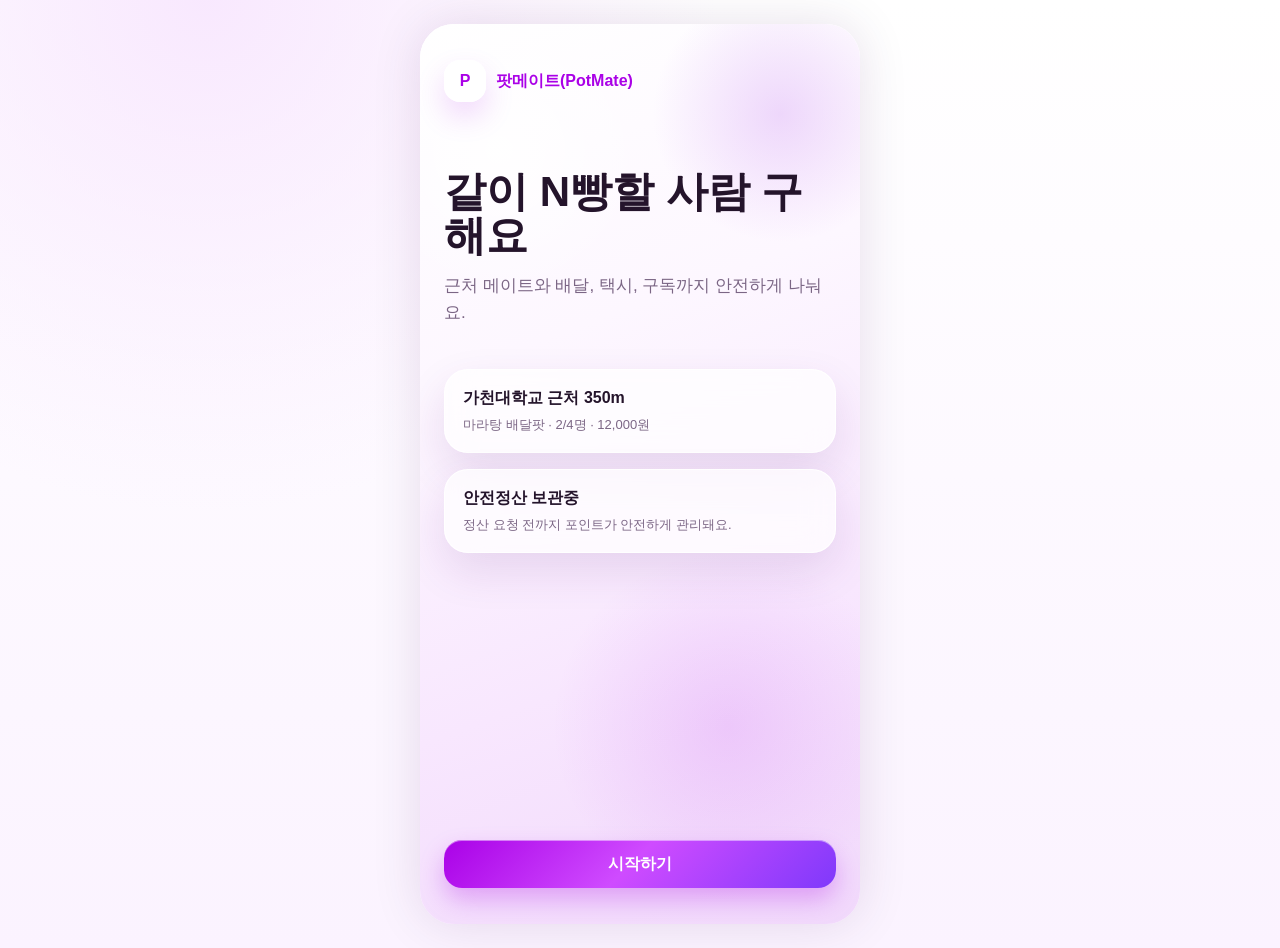
<file: index.html>
<!DOCTYPE html>
<html lang="ko">
<head>
  <meta charset="UTF-8">
  <meta name="viewport" content="width=device-width, initial-scale=1.0">
  <title>팟메이트(PotMate)</title>
  <link rel="stylesheet" href="./css/style.css">
</head>
<body>
  <main id="app" class="mobile-shell" aria-live="polite"></main>
  <div id="toast" class="toast" role="status" aria-live="polite"></div>

  <script src="./js/potmate-data.js"></script>
  <script src="./js/potmate-core.js"></script>
  <script src="./js/app.js"></script>
</body>
</html>
</file>
<file: css/style.css>
:root {
  --color-main: #AA01E7;
  --color-soft: #F8E7FE;
  --color-ink: #24142B;
  --color-muted: #7B6685;
  --color-line: #EFD8F8;
  --color-card: rgba(255, 255, 255, 0.88);
  --gradient-main: linear-gradient(135deg, #AA01E7 0%, #CF4BFF 48%, #7F39FB 100%);
  --gradient-soft: linear-gradient(145deg, #FFFFFF 0%, #F8E7FE 100%);
  --gradient-onboarding: linear-gradient(160deg, #FFFFFF 0%, #FDF7FF 34%, #F8E7FE 68%, #F1D8FB 100%);
  --shadow-card: 0 18px 42px rgba(91, 17, 125, 0.16);
  --shadow-button: 0 12px 24px rgba(170, 1, 231, 0.28), inset 0 1px 0 rgba(255, 255, 255, 0.45);
  font-family: Inter, Pretendard, -apple-system, BlinkMacSystemFont, "Segoe UI", sans-serif;
}

* {
  box-sizing: border-box;
}

body {
  min-height: 100vh;
  margin: 0;
  color: var(--color-ink);
  background:
    radial-gradient(circle at 16% 0%, rgba(248, 231, 254, 0.95), transparent 32rem),
    linear-gradient(180deg, #fff 0%, #fbf3ff 100%);
}

button,
input,
select,
textarea {
  font: inherit;
}

button {
  border: 0;
  cursor: pointer;
}

.mobile-shell {
  position: relative;
  width: min(100%, 440px);
  min-height: 100vh;
  margin: 0 auto;
  overflow: hidden;
  background: linear-gradient(180deg, #fff 0%, #fdf8ff 48%, #f8edff 100%);
  box-shadow: 0 0 50px rgba(58, 19, 84, 0.12);
}

.screen {
  min-height: 100vh;
  padding: 22px 18px 96px;
}

.onboarding-screen {
  display: flex;
  min-height: 100vh;
  flex-direction: column;
  justify-content: space-between;
  padding: 36px 24px;
  color: var(--color-ink);
  background:
    radial-gradient(circle at 18% 14%, rgba(255, 255, 255, 0.92), transparent 9rem),
    radial-gradient(circle at 82% 10%, rgba(222, 180, 247, 0.5), transparent 8rem),
    radial-gradient(circle at 70% 78%, rgba(170, 1, 231, 0.12), transparent 11rem),
    var(--gradient-onboarding);
}

.brand-mark {
  display: inline-flex;
  align-items: center;
  gap: 10px;
  font-weight: 900;
  letter-spacing: 0;
  color: var(--color-main);
}

.brand-icon {
  display: grid;
  width: 42px;
  height: 42px;
  place-items: center;
  border-radius: 16px;
  color: var(--color-main);
  background: rgba(255, 255, 255, 0.96);
  box-shadow: inset 0 1px 0 #fff, 0 14px 30px rgba(170, 1, 231, 0.16);
}

.onboarding-hero h1 {
  margin: 68px 0 14px;
  font-size: 42px;
  line-height: 1.05;
}

.onboarding-hero p {
  margin: 0;
  color: var(--color-muted);
  font-size: 17px;
  line-height: 1.6;
}

.floating-preview {
  display: grid;
  gap: 16px;
  margin-top: 42px;
}

.preview-card {
  padding: 18px;
  border: 1px solid rgba(255, 255, 255, 0.92);
  border-radius: 24px;
  background: rgba(255, 255, 255, 0.72);
  box-shadow: 0 18px 44px rgba(92, 24, 126, 0.12);
  backdrop-filter: blur(16px);
}

.preview-card strong {
  display: block;
  margin-bottom: 6px;
}

.preview-card span {
  color: var(--color-muted);
  font-size: 13px;
}

.gradient-button,
.secondary-button,
.ghost-button,
.danger-button {
  display: inline-flex;
  min-height: 48px;
  align-items: center;
  justify-content: center;
  gap: 8px;
  padding: 0 18px;
  border-radius: 18px;
  font-weight: 800;
}

.gradient-button {
  color: #fff;
  background: var(--gradient-main);
  box-shadow: var(--shadow-button);
}

.secondary-button {
  color: var(--color-main);
  background: #fff;
  box-shadow: inset 0 0 0 1px var(--color-line), 0 12px 26px rgba(80, 17, 110, 0.1);
}

.ghost-button {
  min-height: 38px;
  color: var(--color-main);
  background: var(--color-soft);
}

.danger-button {
  color: #B4234B;
  background: #FFE9F0;
}

.full-button {
  width: 100%;
}

.topbar {
  display: flex;
  align-items: center;
  justify-content: space-between;
  margin-bottom: 18px;
}

.location-pill,
.status-pill,
.category-badge {
  display: inline-flex;
  align-items: center;
  gap: 6px;
  border-radius: 999px;
  font-size: 12px;
  font-weight: 800;
}

.location-pill {
  padding: 9px 12px;
  color: var(--color-main);
  background: var(--color-soft);
}

.status-pill {
  padding: 7px 10px;
  color: #6D22BC;
  background: #F1DDFF;
}

.category-badge {
  padding: 6px 9px;
  color: #fff;
  background: var(--gradient-main);
}

.hero-copy h1,
.page-title h1 {
  margin: 0;
  font-size: 28px;
  line-height: 1.18;
}

.hero-copy p,
.page-title p {
  margin: 8px 0 0;
  color: var(--color-muted);
  line-height: 1.5;
}

.search-box {
  position: relative;
  margin: 20px 0 14px;
}

.search-box input,
.form-field input,
.form-field select,
.form-field textarea {
  width: 100%;
  border: 1px solid var(--color-line);
  border-radius: 18px;
  outline: none;
  color: var(--color-ink);
  background: rgba(255, 255, 255, 0.9);
  box-shadow: inset 0 1px 0 #fff, 0 10px 22px rgba(80, 17, 110, 0.08);
}

.search-box input {
  height: 52px;
  padding: 0 18px;
}

.category-tabs {
  display: flex;
  gap: 8px;
  overflow-x: auto;
  padding: 2px 0 12px;
  scrollbar-width: none;
}

.category-tabs button {
  flex: 0 0 auto;
  min-height: 38px;
  padding: 0 14px;
  border-radius: 999px;
  color: var(--color-muted);
  background: #fff;
  box-shadow: inset 0 0 0 1px var(--color-line);
}

.category-tabs button.is-active {
  color: #fff;
  background: var(--gradient-main);
  box-shadow: var(--shadow-button);
}

.pot-list {
  display: grid;
  gap: 22px;
  max-height: calc(100vh - 258px);
  overflow-y: auto;
  padding: 6px 4px 26px;
}

.pot-card {
  position: relative;
  padding: 22px;
  border: 1px solid rgba(255, 255, 255, 0.88);
  border-radius: 24px;
  background: var(--gradient-soft);
  box-shadow: var(--shadow-card);
}

.pot-card::before,
.glass-card::before {
  position: absolute;
  top: 10px;
  right: 14px;
  width: 58px;
  height: 18px;
  border-radius: 999px;
  background: rgba(255, 255, 255, 0.5);
  content: "";
  filter: blur(1px);
}

.pot-card__head,
.info-row,
.settlement-row,
.history-card {
  display: flex;
  align-items: center;
  justify-content: space-between;
  gap: 12px;
}

.pot-card h2 {
  margin: 16px 0 14px;
  font-size: 19px;
}

.meta-grid {
  display: grid;
  grid-template-columns: 1fr 1fr;
  gap: 11px;
  margin: 16px 0 18px;
}

.meta-chip {
  min-width: 0;
  padding: 12px;
  border-radius: 16px;
  color: var(--color-muted);
  background: rgba(255, 255, 255, 0.72);
  font-size: 12px;
}

.meta-chip strong {
  display: block;
  margin-top: 3px;
  color: var(--color-ink);
  font-size: 14px;
}

.safe-pay {
  color: var(--color-main);
  font-size: 12px;
  font-weight: 900;
}

.detail-stack,
.form-stack,
.chat-list,
.payment-stack {
  display: grid;
  gap: 14px;
}

.chat-list {
  gap: 18px;
  margin: 18px 0;
}

.glass-card {
  position: relative;
  padding: 18px;
  border: 1px solid rgba(255, 255, 255, 0.86);
  border-radius: 24px;
  background: rgba(255, 255, 255, 0.82);
  box-shadow: var(--shadow-card);
}

.back-button {
  width: 42px;
  height: 42px;
  border-radius: 16px;
  color: var(--color-main);
  background: var(--color-soft);
  font-size: 20px;
  font-weight: 900;
}

.fixed-action {
  position: sticky;
  bottom: 84px;
  margin-top: 18px;
}

.participant-strip {
  display: flex;
  gap: 8px;
  margin-top: 12px;
}

.avatar {
  display: grid;
  width: 34px;
  height: 34px;
  place-items: center;
  border-radius: 50%;
  color: #fff;
  background: var(--gradient-main);
  font-size: 12px;
  font-weight: 900;
}

.join-summary {
  text-align: center;
}

.price-xl {
  display: block;
  margin: 14px 0;
  color: var(--color-main);
  font-size: 34px;
}

.notice {
  padding: 14px;
  border-radius: 18px;
  color: #6D22BC;
  background: var(--color-soft);
  line-height: 1.5;
}

.chat-header {
  position: sticky;
  top: 0;
  z-index: 2;
  margin: -22px -18px 22px;
  padding: 20px 18px 22px;
  color: #fff;
  background: var(--gradient-main);
  box-shadow: 0 14px 26px rgba(85, 0, 134, 0.18);
}

.host-actions {
  display: grid;
  grid-template-columns: repeat(3, 1fr);
  gap: 10px;
  margin: 16px 0 18px;
}

.host-actions button {
  min-height: 40px;
  border-radius: 14px;
  color: var(--color-main);
  background: #fff;
  font-size: 12px;
  font-weight: 900;
}

.announcement {
  padding: 16px;
  border-radius: 18px;
  color: #6D22BC;
  background: #F5E6FF;
  font-weight: 800;
}

.message {
  max-width: 100%;
  padding: 14px 16px;
  border-radius: 20px;
  background: #fff;
  box-shadow: 0 10px 22px rgba(80, 17, 110, 0.08);
}

.message-row {
  display: grid;
  grid-template-columns: 38px minmax(0, 1fr);
  align-items: end;
  gap: 10px;
  margin: 4px 0;
}

.message-row.is-own {
  grid-template-columns: minmax(0, 1fr);
  justify-items: end;
}

.message-profile {
  display: grid;
  width: 38px;
  height: 38px;
  place-items: center;
  border-radius: 50%;
  color: #fff;
  background: var(--gradient-main);
  box-shadow: 0 10px 20px rgba(170, 1, 231, 0.18);
  font-size: 13px;
  font-weight: 900;
}

.message-body {
  display: grid;
  max-width: 82%;
  gap: 6px;
}

.message-row:not(.is-own) .message-body {
  justify-items: start;
}

.message-row.is-own .message-body {
  justify-items: end;
}

.message-name {
  display: inline-flex;
  align-items: center;
  gap: 6px;
  color: var(--color-muted);
  font-size: 12px;
  font-weight: 800;
}

.host-badge {
  padding: 3px 7px;
  border-radius: 999px;
  color: var(--color-main);
  background: var(--color-soft);
  font-size: 11px;
  font-weight: 900;
}

.message.mine {
  color: #fff;
  background: var(--gradient-main);
}

.message.system {
  justify-self: center;
  max-width: 100%;
  color: var(--color-main);
  background: var(--color-soft);
  text-align: center;
  font-weight: 800;
}

.chat-input {
  position: sticky;
  bottom: 78px;
  display: grid;
  grid-template-columns: 1fr 74px;
  gap: 10px;
  margin-top: 18px;
  padding-top: 16px;
  background: linear-gradient(180deg, rgba(253, 248, 255, 0), #fdf8ff 35%);
}

.chat-input input {
  min-width: 0;
  border: 1px solid var(--color-line);
  border-radius: 18px;
  padding: 0 14px;
}

.form-field {
  display: grid;
  gap: 7px;
}

.form-field label {
  color: var(--color-muted);
  font-size: 13px;
  font-weight: 800;
}

.form-field input,
.form-field select {
  height: 48px;
  padding: 0 14px;
}

.form-field textarea {
  min-height: 92px;
  padding: 14px;
  resize: vertical;
}

.settlement-row,
.history-card {
  padding: 13px;
  border-radius: 18px;
  background: #fff;
}

.settlement-row span,
.history-card span {
  color: var(--color-muted);
  font-size: 12px;
}

.wallet-card {
  overflow: hidden;
  color: #fff;
  background: var(--gradient-main);
}

.wallet-card .price-xl {
  color: #fff;
}

.bottom-nav {
  position: fixed;
  right: 0;
  bottom: 0;
  left: 0;
  z-index: 4;
  width: min(100%, 440px);
  margin: 0 auto;
  display: grid;
  grid-template-columns: repeat(4, 1fr);
  gap: 6px;
  padding: 10px 12px 14px;
  border-top: 1px solid rgba(239, 216, 248, 0.9);
  background: rgba(255, 255, 255, 0.88);
  box-shadow: 0 -16px 36px rgba(80, 17, 110, 0.12);
  backdrop-filter: blur(16px);
}

.bottom-nav button {
  min-height: 52px;
  border-radius: 18px;
  color: var(--color-muted);
  background: transparent;
  font-size: 12px;
  font-weight: 900;
}

.bottom-nav button.is-active {
  color: var(--color-main);
  background: var(--color-soft);
}

.toast {
  position: fixed;
  right: 50%;
  bottom: 92px;
  z-index: 9;
  width: min(360px, calc(100% - 36px));
  padding: 14px 16px;
  border-radius: 18px;
  color: #fff;
  background: rgba(36, 20, 43, 0.92);
  box-shadow: 0 16px 34px rgba(36, 20, 43, 0.26);
  opacity: 0;
  pointer-events: none;
  transform: translate(50%, 14px);
  transition: 180ms ease;
}

.toast.is-visible {
  opacity: 1;
  transform: translate(50%, 0);
}

.empty-state {
  padding: 28px 18px;
  color: var(--color-muted);
  text-align: center;
}

@media (min-width: 720px) {
  body {
    padding: 24px 0;
  }

  .mobile-shell {
    min-height: calc(100vh - 48px);
    border-radius: 34px;
  }

  .bottom-nav {
    bottom: 24px;
    border-radius: 0 0 34px 34px;
  }
}

@media (max-width: 420px) {
  .screen {
    padding-right: 14px;
    padding-left: 14px;
  }

  .hero-copy h1,
  .page-title h1 {
    font-size: 25px;
  }

  .host-actions {
    grid-template-columns: 1fr;
  }
}
</file>
